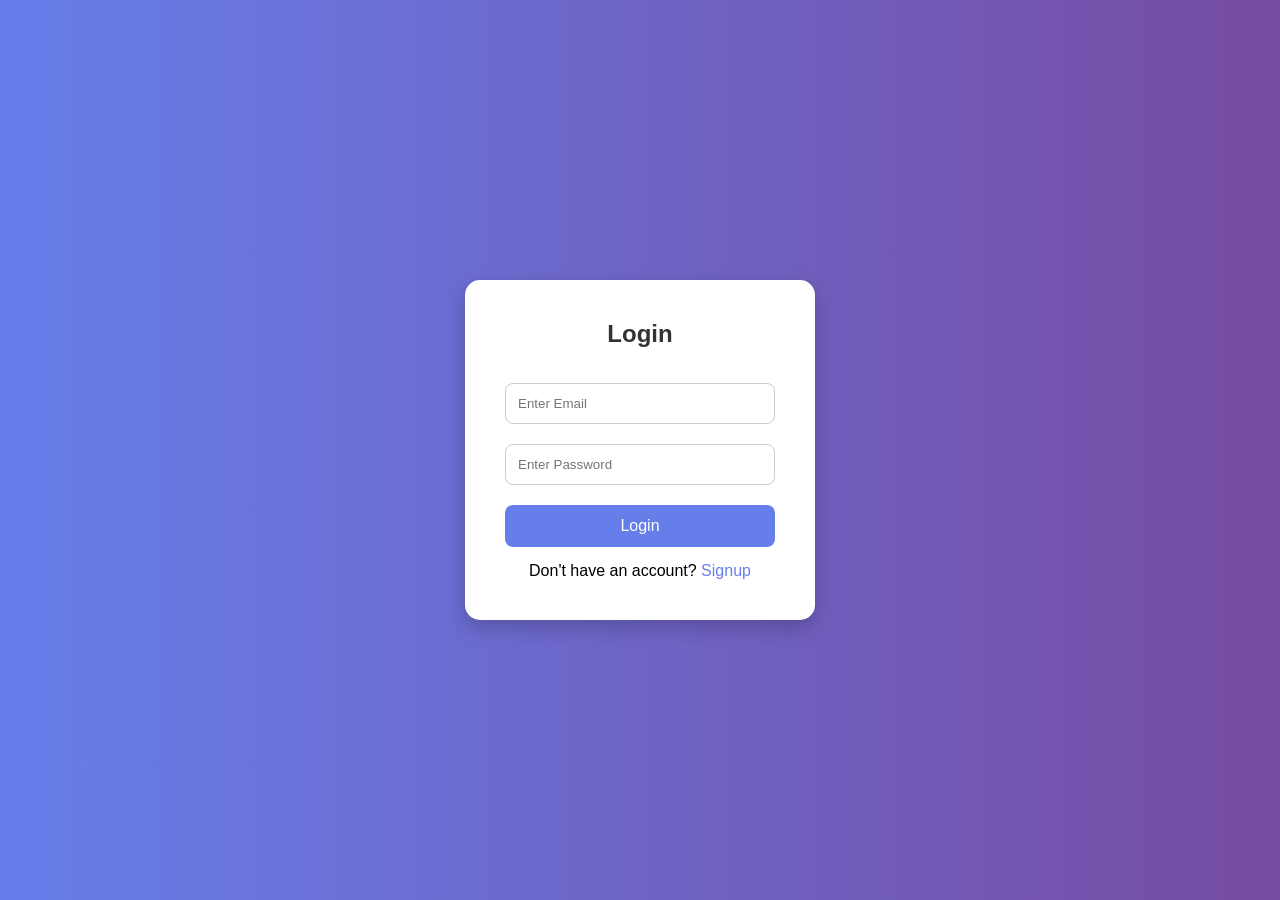
<file: loginpage.html>
<!DOCTYPE html>
<html lang="en">
<head>
  <meta charset="UTF-8">
  <meta name="viewport" content="width=device-width, initial-scale=1.0">
  <title>Login Form</title>
  <link rel="stylesheet" href="loginpage.css">
</head>
<body>

<div class="container">
  <div class="form-box">
    <h2>Login</h2>

    <form>
      <input type="email" placeholder="Enter Email" required>
      <input type="password" placeholder="Enter Password" required>

      <button type="submit">Login</button>

      <p>Don't have an account? <a href="#">Signup</a></p>
    </form>
  </div>
</div>
</body>
</html>
</file>
<file: loginpage.css>
* {
  margin: 0;
  padding: 0;
  box-sizing: border-box;
  font-family: Arial, sans-serif;
}

body {
  height: 100vh;
  display: flex;
  justify-content: center;
  align-items: center;
  background: linear-gradient(to right, #667eea, #764ba2);
}

.container {
  width: 350px;
}

.form-box {
  background: white;
  padding: 40px;
  border-radius: 15px;
  box-shadow: 0 8px 20px rgba(0,0,0,0.2);
}

.form-box h2 {
  text-align: center;
  margin-bottom: 25px;
  color: #333;
}

input {
  width: 100%;
  padding: 12px;
  margin: 10px 0;
  border: 1px solid #ccc;
  border-radius: 8px;
}

button {
  width: 100%;
  padding: 12px;
  border: none;
  background: #667eea;
  color: white;
  font-size: 16px; border-radius: 8px;
  cursor: pointer;
  margin-top: 10px;
}

button:hover {
  background: #5a67d8;
}

p {
  margin-top: 15px;
  text-align: center;
}

p a {
  color: #667eea;
  text-decoration: none;
}
</file>
